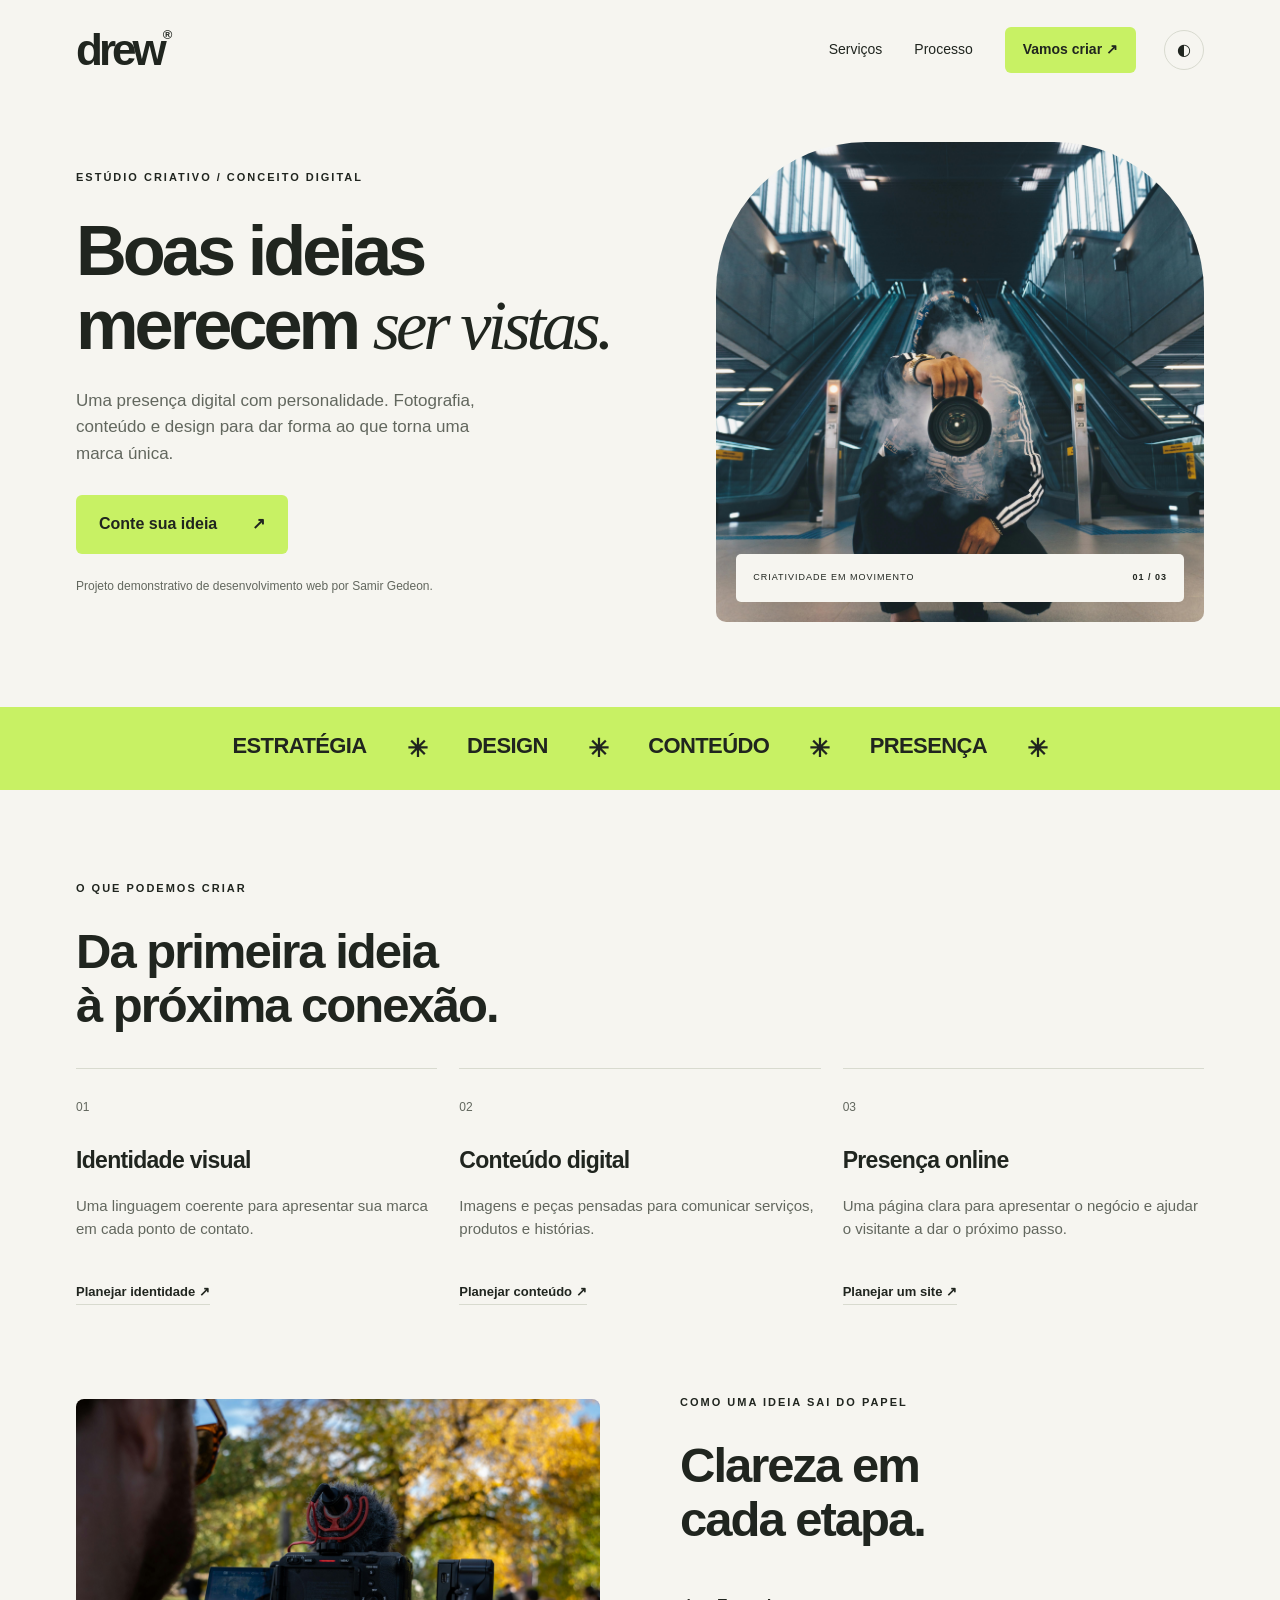
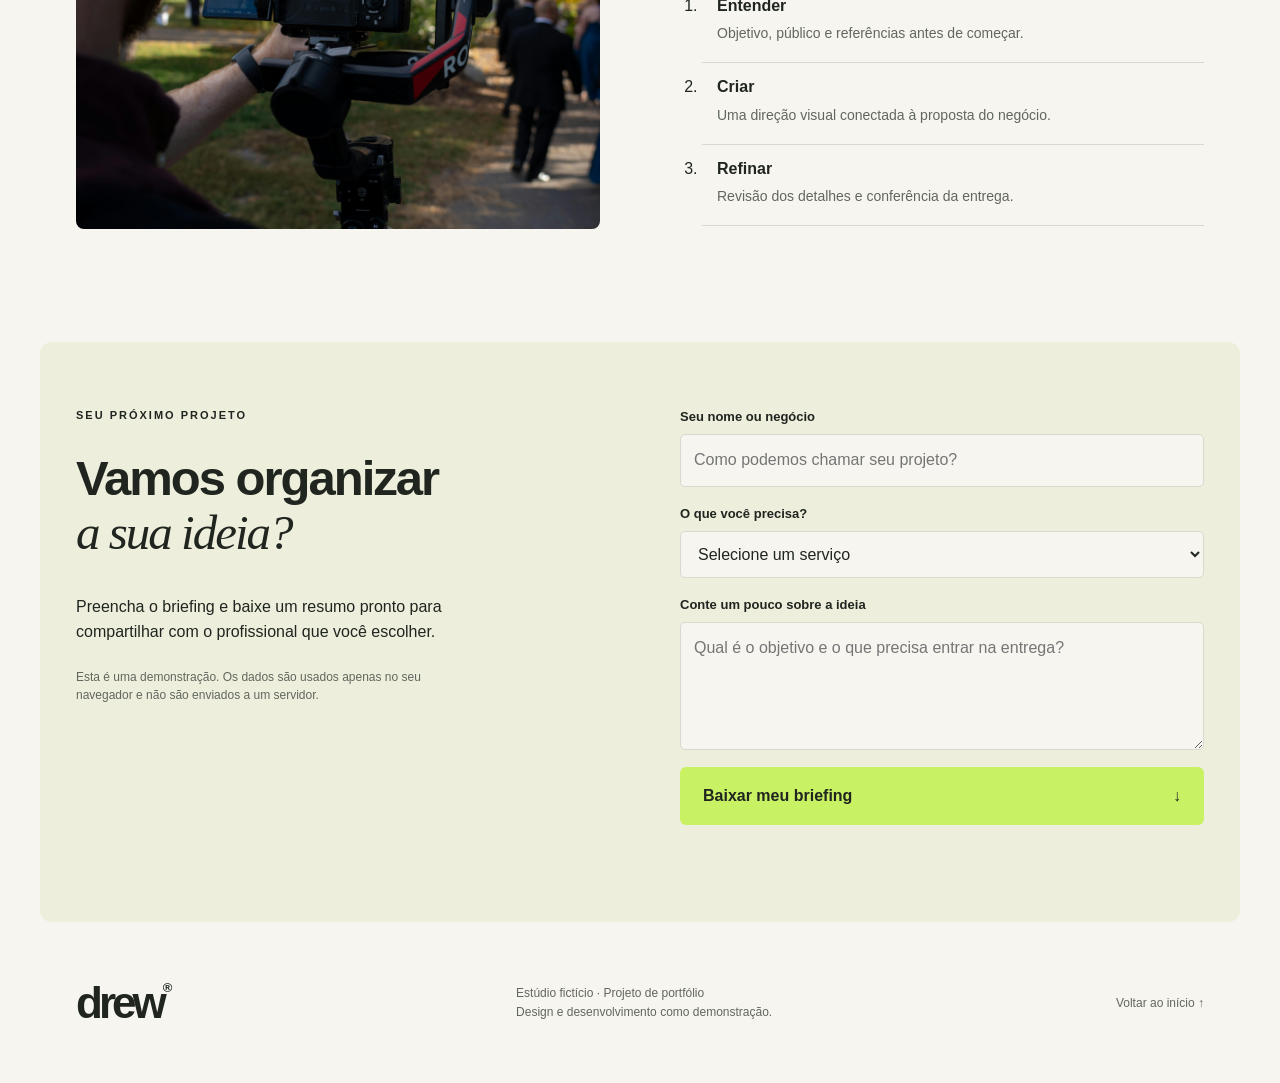
<file: index.html>
<!doctype html><html lang="pt-BR"><head><meta charset="utf-8"><meta name="viewport" content="width=device-width,initial-scale=1"><meta http-equiv="refresh" content="0;url=landing-page-tailwind-social-media-main/landing-page-tailwind-social-media-main/"><title>Drew Studio</title></head><body><a href="landing-page-tailwind-social-media-main/landing-page-tailwind-social-media-main/">Abrir o projeto Drew Studio</a></body></html>
</file>
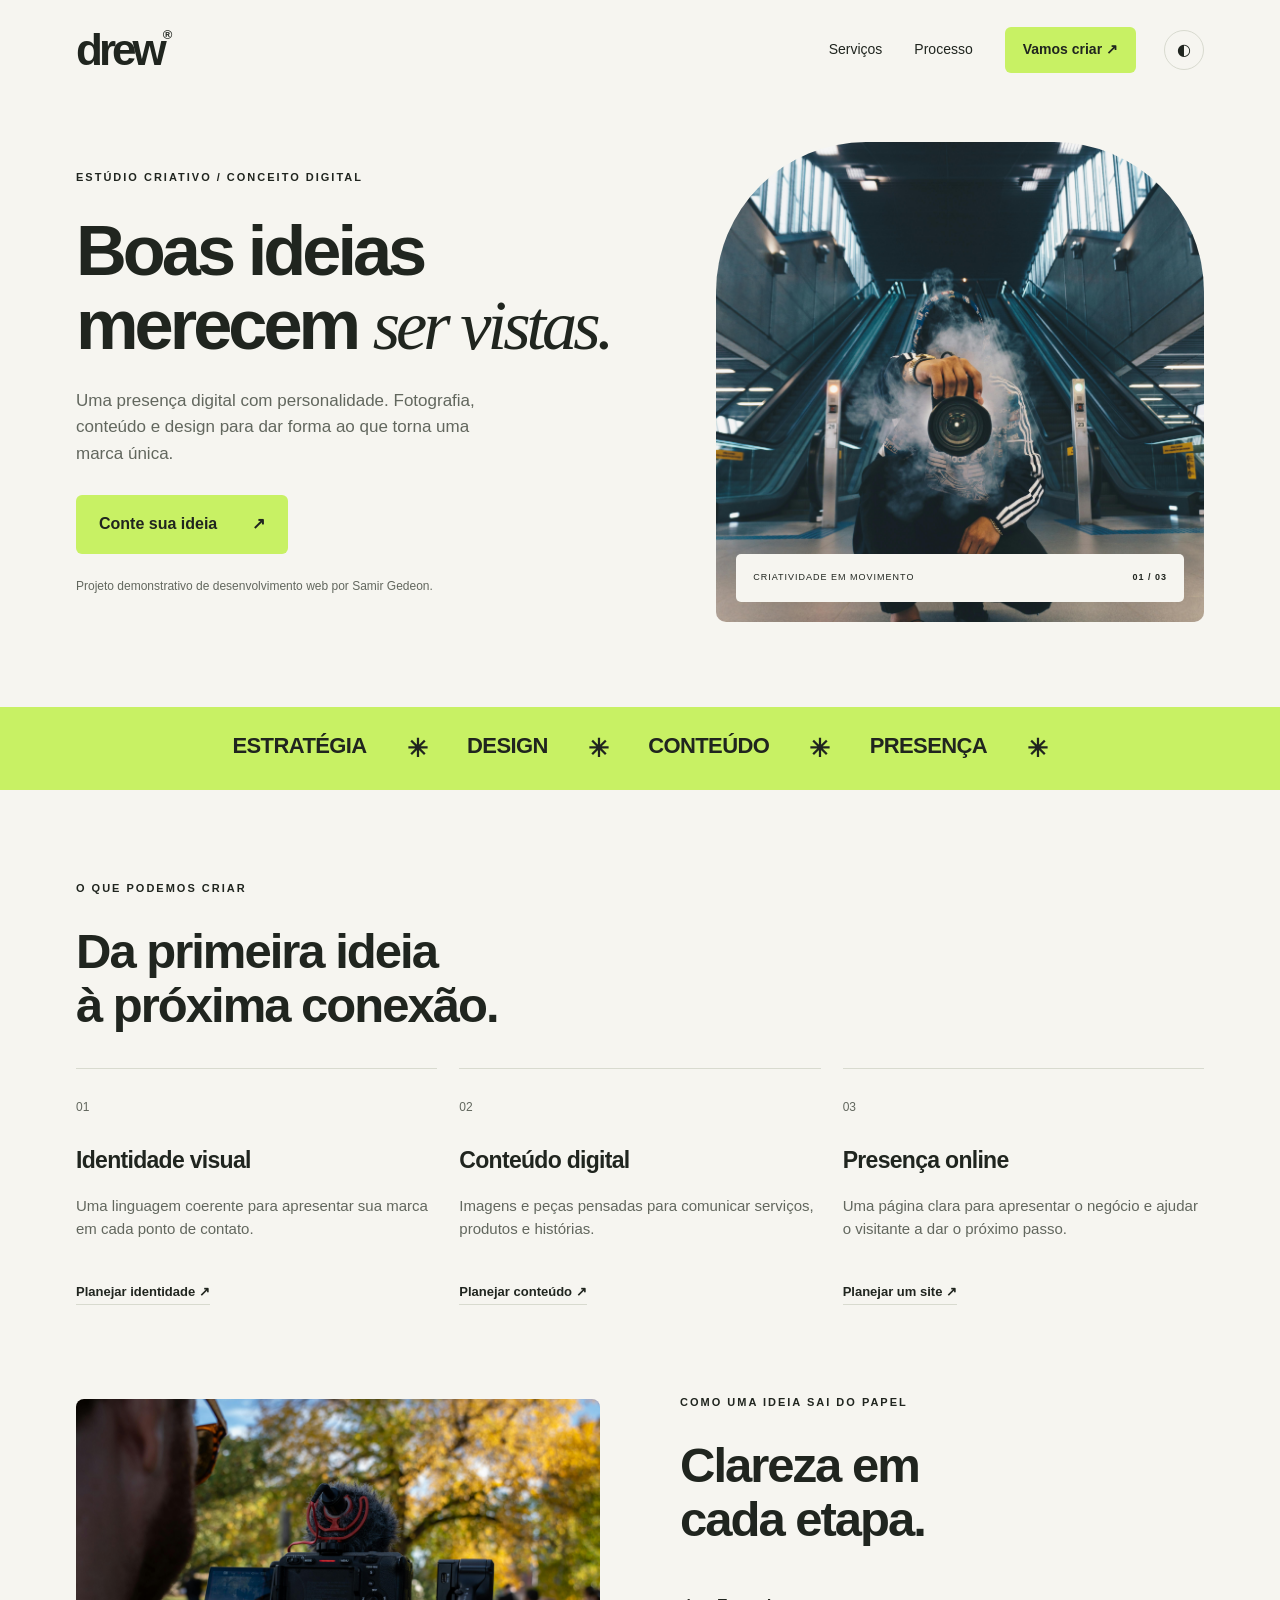
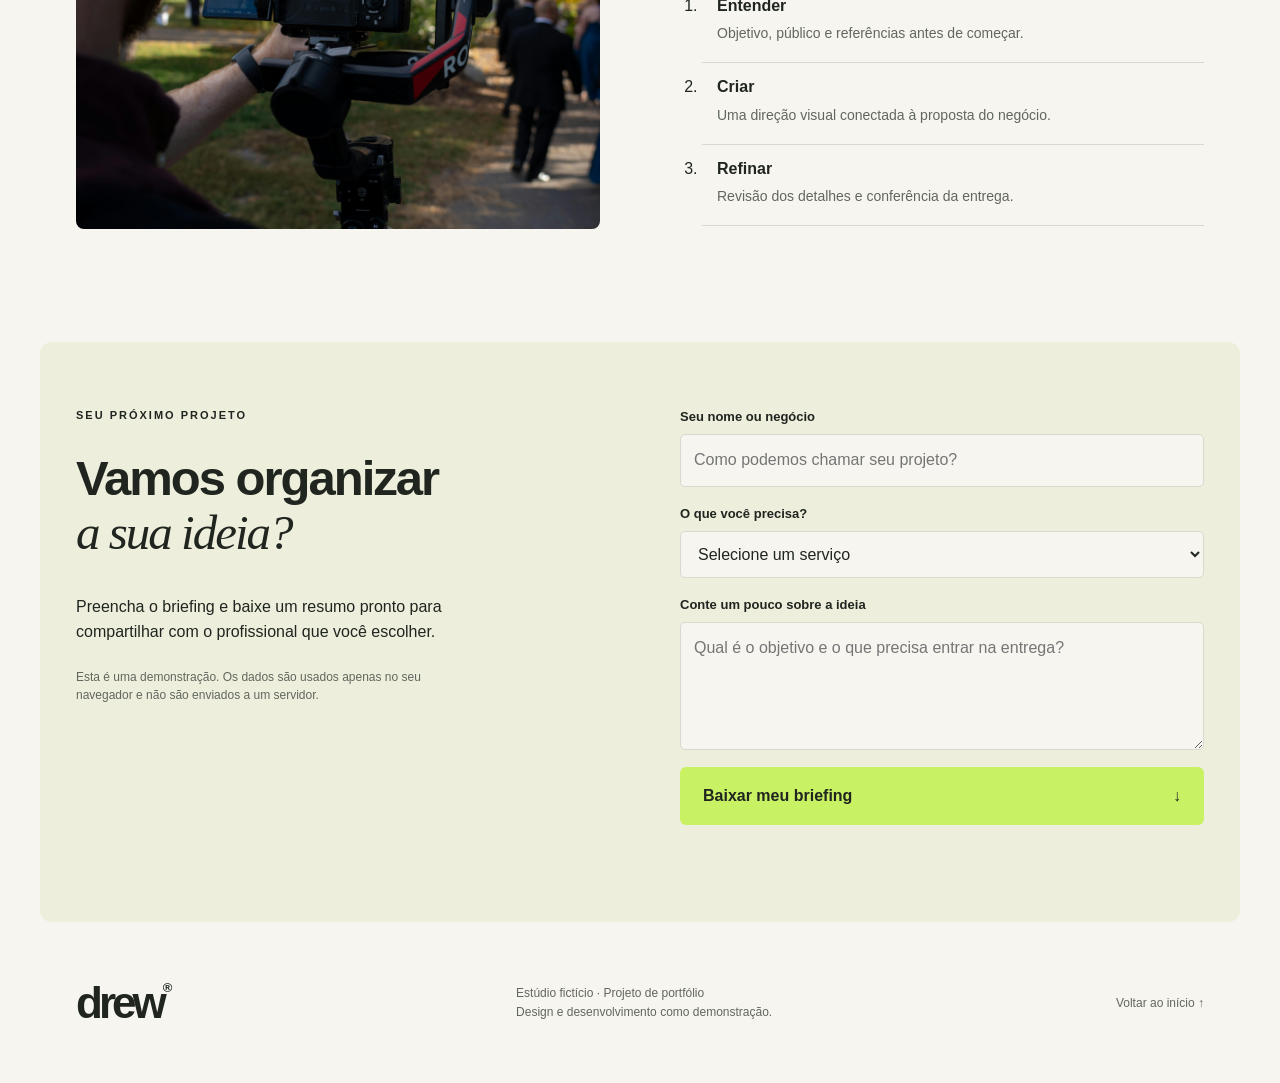
<file: landing-page-tailwind-social-media-main/landing-page-tailwind-social-media-main/index.html>
<!doctype html>
<html lang="pt-BR">
<head><meta charset="utf-8"><meta name="viewport" content="width=device-width,initial-scale=1"><meta name="description" content="Drew Studio: projeto demonstrativo de um site para estúdio criativo, com serviços e briefing interativo."><title>Drew Studio — Ideias que ganham presença</title><link rel="stylesheet" href="src/styles.css"><script src="src/js/script.js" defer></script></head>
<body>
<a class="skip" href="#conteudo">Pular para o conteúdo</a>
<header><a class="brand" href="#inicio" aria-label="Drew Studio, início">drew<span>®</span></a><nav aria-label="Navegação principal"><a href="#servicos">Serviços</a><a href="#processo">Processo</a><a class="button small" href="#briefing">Vamos criar ↗</a></nav><button id="theme-toggle" class="theme" aria-label="Ativar tema escuro" aria-pressed="false">◐</button></header>
<main id="conteudo">
<section class="hero wrap" id="inicio"><div><p class="eyebrow">ESTÚDIO CRIATIVO / CONCEITO DIGITAL</p><h1>Boas ideias<br>merecem <em>ser vistas.</em></h1><p class="intro">Uma presença digital com personalidade. Fotografia, conteúdo e design para dar forma ao que torna uma marca única.</p><a class="button" href="#briefing">Conte sua ideia <span>↗</span></a><p class="note">Projeto demonstrativo de desenvolvimento web por Samir Gedeon.</p></div><figure class="hero-photo"><img src="src/images/about/photographer.jpg" alt="Fotógrafa produzindo conteúdo visual" fetchpriority="high"><figcaption><span>CRIATIVIDADE EM MOVIMENTO</span><b>01 / 03</b></figcaption></figure></section>
<div class="marquee" aria-hidden="true">ESTRATÉGIA <span>✳</span> DESIGN <span>✳</span> CONTEÚDO <span>✳</span> PRESENÇA <span>✳</span></div>
<section class="wrap services" id="servicos"><div class="section-heading"><p class="eyebrow">O QUE PODEMOS CRIAR</p><h2>Da primeira ideia<br>à próxima conexão.</h2></div><div class="cards"><article><span class="number">01</span><h3>Identidade visual</h3><p>Uma linguagem coerente para apresentar sua marca em cada ponto de contato.</p><a href="#briefing" data-service="Identidade visual">Planejar identidade ↗</a></article><article><span class="number">02</span><h3>Conteúdo digital</h3><p>Imagens e peças pensadas para comunicar serviços, produtos e histórias.</p><a href="#briefing" data-service="Conteúdo digital">Planejar conteúdo ↗</a></article><article><span class="number">03</span><h3>Presença online</h3><p>Uma página clara para apresentar o negócio e ajudar o visitante a dar o próximo passo.</p><a href="#briefing" data-service="Site institucional">Planejar um site ↗</a></article></div></section>
<section class="process wrap" id="processo"><figure><img src="src/images/about/filmaker.jpg" alt="Profissional trabalhando em uma produção audiovisual" loading="lazy"></figure><div><p class="eyebrow">COMO UMA IDEIA SAI DO PAPEL</p><h2>Clareza em<br>cada etapa.</h2><ol><li><b>Entender</b><p>Objetivo, público e referências antes de começar.</p></li><li><b>Criar</b><p>Uma direção visual conectada à proposta do negócio.</p></li><li><b>Refinar</b><p>Revisão dos detalhes e conferência da entrega.</p></li></ol></div></section>
<section class="briefing wrap" id="briefing"><div><p class="eyebrow">SEU PRÓXIMO PROJETO</p><h2>Vamos organizar<br><em>a sua ideia?</em></h2><p>Preencha o briefing e baixe um resumo pronto para compartilhar com o profissional que você escolher.</p><p class="note">Esta é uma demonstração. Os dados são usados apenas no seu navegador e não são enviados a um servidor.</p></div><form id="briefing-form"><label for="name">Seu nome ou negócio</label><input id="name" name="name" required maxlength="120" autocomplete="organization" placeholder="Como podemos chamar seu projeto?"><label for="service">O que você precisa?</label><select id="service" name="service" required><option value="">Selecione um serviço</option><option>Identidade visual</option><option>Conteúdo digital</option><option>Site institucional</option></select><label for="message">Conte um pouco sobre a ideia</label><textarea id="message" name="message" rows="4" required minlength="10" maxlength="2000" placeholder="Qual é o objetivo e o que precisa entrar na entrega?"></textarea><button class="button" type="submit">Baixar meu briefing <span>↓</span></button><p id="form-status" role="status" aria-live="polite"></p></form></section>
</main><footer class="wrap"><a class="brand" href="#inicio">drew<span>®</span></a><p>Estúdio fictício · Projeto de portfólio<br>Design e desenvolvimento como demonstração.</p><a href="#inicio">Voltar ao início ↑</a></footer>
</body></html>
</file>
<file: landing-page-tailwind-social-media-main/landing-page-tailwind-social-media-main/src/styles.css>
:root{--bg:#f6f5f0;--ink:#20251f;--muted:#62675e;--line:#d8dacf;--accent:#c8f164;--panel:#edeedc;color-scheme:light}html.dark{--bg:#171c17;--ink:#f2f4e9;--muted:#b9c1b2;--line:#394237;--panel:#252d24;color-scheme:dark}*{box-sizing:border-box}html{scroll-behavior:smooth;scroll-padding-top:100px}body{margin:0;background:var(--bg);color:var(--ink);font-family:Arial,Helvetica,sans-serif;line-height:1.55}a{color:inherit;text-decoration:none}button,input,textarea,select{font:inherit}button,a,input,textarea,select{-webkit-tap-highlight-color:transparent}a:focus-visible,button:focus-visible,input:focus-visible,textarea:focus-visible,select:focus-visible{outline:3px solid #607e28;outline-offset:5px}.wrap,header{max-width:1200px;margin:auto;padding:0 36px}header{display:flex;align-items:center;gap:28px;min-height:100px}.brand{font-size:44px;font-weight:900;letter-spacing:-4px;line-height:1}.brand span{font-size:13px;vertical-align:top;letter-spacing:0}nav{display:flex;align-items:center;gap:32px;margin-left:auto;font-size:14px}.theme{border:1px solid var(--line);border-radius:50%;background:none;color:var(--ink);width:40px;height:40px;cursor:pointer;flex-shrink:0}.button{display:inline-flex;justify-content:space-between;align-items:center;gap:35px;padding:17px 23px;border:0;border-radius:6px;background:var(--accent);color:#20251f;font-weight:700;cursor:pointer}.button:hover{background:#b8e54d}.button.small{padding:12px 18px}.hero{display:grid;grid-template-columns:1.2fr 1fr;align-items:center;gap:55px;padding-top:42px;padding-bottom:85px}.eyebrow{font-size:11px;font-weight:700;letter-spacing:2px;margin:0 0 28px}.hero h1{font-size:clamp(42px,5.5vw,77px);line-height:1.06;letter-spacing:-4px;margin:0 0 25px}em{font-family:Georgia,serif;font-weight:400}.intro{max-width:420px;color:var(--muted);font-size:17px;margin-bottom:28px}.note{font-size:12px;color:var(--muted);margin:23px 0 0}.hero-photo{margin:0;position:relative}.hero-photo>img{width:100%;height:480px;object-fit:cover;border-radius:150px 150px 10px 10px;display:block}.hero-photo figcaption{position:absolute;bottom:20px;left:20px;right:20px;background:var(--bg);padding:17px;border-radius:5px;display:flex;justify-content:space-between;font-size:9px;letter-spacing:1px}.marquee{background:var(--accent);color:#20251f;display:flex;justify-content:center;gap:40px;padding:22px 15px;font-weight:800;font-size:22px;letter-spacing:-.6px;overflow:hidden;white-space:nowrap}.marquee span{font-size:25px}.services{padding-top:90px;padding-bottom:90px}h2{font-size:clamp(32px,4vw,49px);line-height:1.1;letter-spacing:-2px;margin:0 0 35px}.cards{display:grid;grid-template-columns:repeat(3,1fr);gap:22px}.cards article{border-top:1px solid var(--line);padding-top:25px}.number{font-size:12px;color:var(--muted)}h3{font-size:23px;letter-spacing:-.7px;margin:25px 0 10px}.cards p{color:var(--muted);font-size:15px;min-height:70px}.cards a{font-size:13px;font-weight:700;border-bottom:1px solid var(--line);padding-bottom:5px}.process{display:grid;grid-template-columns:1fr 1fr;gap:80px;align-items:center;padding-bottom:100px}.process figure{margin:0}.process img{width:100%;height:430px;object-fit:cover;border-radius:8px}.process ol{padding-left:22px}.process li{padding:12px 0 12px 15px;border-bottom:1px solid var(--line)}.process li p{color:var(--muted);font-size:14px;margin:5px 0}.briefing{display:grid;grid-template-columns:1fr 1fr;gap:80px;background:var(--panel);padding-top:65px;padding-bottom:65px;border-radius:12px}.briefing>div>p{max-width:380px}.briefing form{display:flex;flex-direction:column;min-width:0}label{font-size:13px;font-weight:700;margin:0 0 7px}input,textarea,select{width:100%;border:1px solid var(--line);background:var(--bg);color:var(--ink);padding:13px;border-radius:5px;margin:0 0 17px;min-width:0}textarea{resize:vertical}.briefing .button{width:100%}#form-status{font-size:13px;margin:12px 0 0;min-height:20px}footer{display:flex;align-items:center;justify-content:space-between;gap:20px;padding-top:50px!important;padding-bottom:50px!important}footer p,footer>a:last-child{font-size:12px;color:var(--muted)}.skip{position:fixed;top:-100px;left:15px;padding:10px;background:var(--accent);z-index:100}.skip:focus{top:15px}@media(max-width:750px){.wrap,header{padding-left:22px;padding-right:22px}header{min-height:80px;gap:15px}.brand{font-size:36px}nav{gap:14px}nav>a:not(.button){display:none}nav .button{font-size:12px}.hero{grid-template-columns:1fr;padding-top:28px;padding-bottom:45px;gap:35px}.hero h1{letter-spacing:-2.5px}.hero-photo>img{height:350px;border-radius:110px 110px 8px 8px}.intro{font-size:16px}.marquee{justify-content:flex-start;font-size:17px;gap:22px}.cards{grid-template-columns:1fr;gap:30px}.cards p{min-height:0}.services{padding-top:55px;padding-bottom:55px}.process{grid-template-columns:1fr;gap:32px;padding-bottom:55px}.process img{height:310px}.briefing{grid-template-columns:1fr;gap:30px;margin:0 12px;padding:35px 22px}footer{flex-wrap:wrap}.eyebrow{letter-spacing:1.5px}}@media(prefers-reduced-motion:reduce){html{scroll-behavior:auto}*{animation:none!important;transition:none!important}}
</file>
